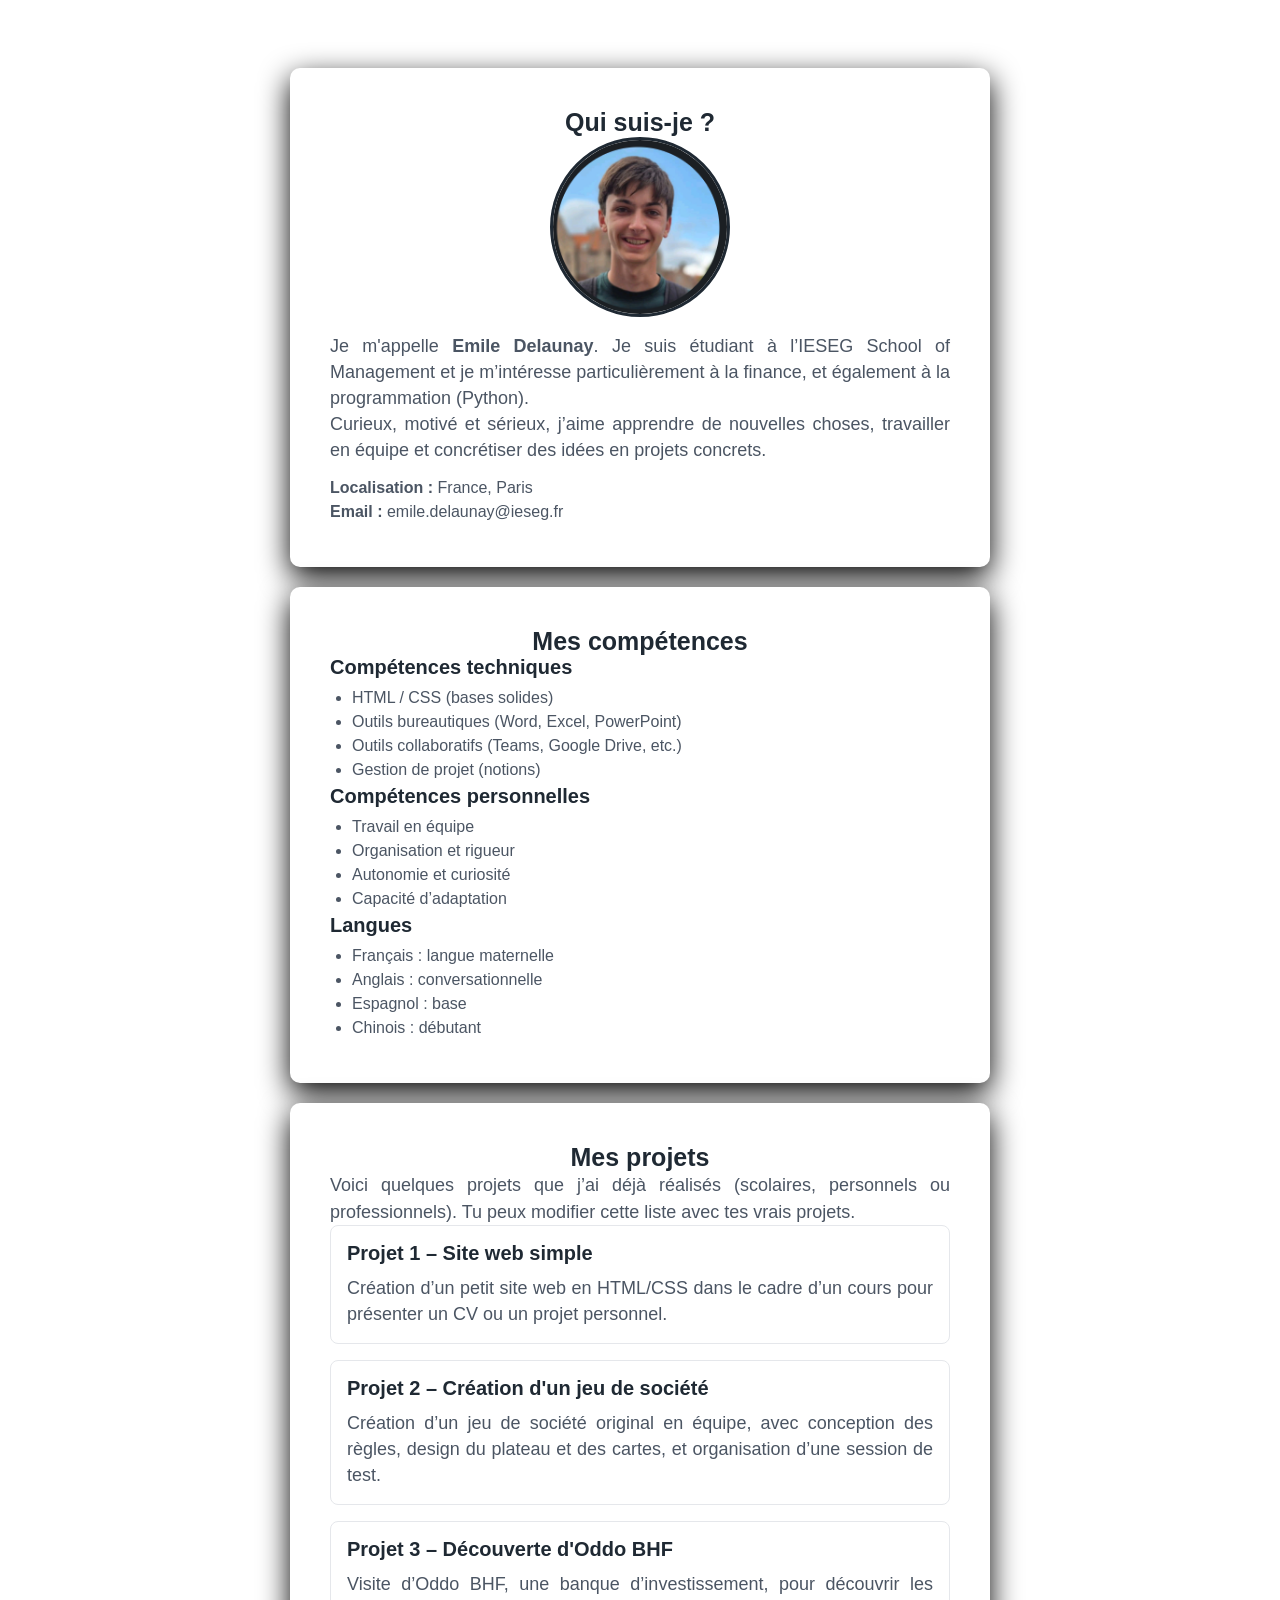
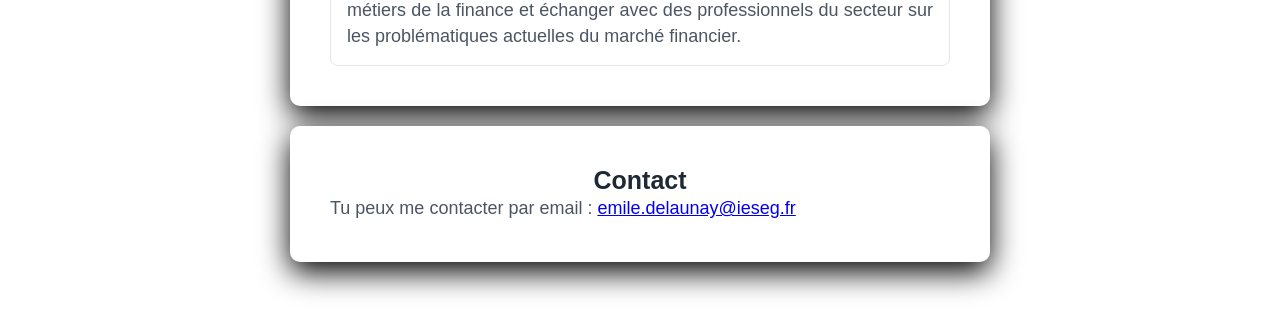
<file: Site web le wagon/index.html>
<!DOCTYPE html>
<html lang="fr">
  <head>
    <title>CV - Emile Delaunay</title>
    <meta charset="utf-8" />
    <meta name="description" content="CV - Emile Delaunay (IESEG) : présentation, compétences et projets." />
    <link rel="stylesheet" href="style-profile.css" />
  </head>
  <body class="total">
    <div class="container">
      <div class="paragraph" id="intro">
        <h1>Qui suis-je ?</h1>
        <img src="image/photo-emile.jpg" id="moi" alt="Photo de profil d'Emile Delaunay" />
        <p>
          Je m'appelle <strong>Emile Delaunay</strong>. Je suis étudiant à l’IESEG School of Management
          et je m’intéresse particulièrement à la finance, et également à la programmation (Python).
        </p>
        <p>
          Curieux, motivé et sérieux, j’aime apprendre de nouvelles choses, travailler en équipe et
          concrétiser des idées en projets concrets.
        </p>
        <ul class="info-list">
          <li><strong>Localisation :</strong> France, Paris</li>
          <li><strong>Email :</strong> emile.delaunay@ieseg.fr</li>
        </ul>
      </div>

      <div class="paragraph" id="metier">
        <h1>Mes compétences</h1>
        <div class="skills">
          <h2>Compétences techniques</h2>
          <ul>
            <li>HTML / CSS (bases solides)</li>
            <li>Outils bureautiques (Word, Excel, PowerPoint)</li>
            <li>Outils collaboratifs (Teams, Google Drive, etc.)</li>
            <li>Gestion de projet (notions)</li>
          </ul>

          <h2>Compétences personnelles</h2>
          <ul>
            <li>Travail en équipe</li>
            <li>Organisation et rigueur</li>
            <li>Autonomie et curiosité</li>
            <li>Capacité d’adaptation</li>
          </ul>

          <h2>Langues</h2>
          <ul>
            <li>Français : langue maternelle</li>
            <li>Anglais : conversationnelle</li>
            <li>Espagnol : base</li>
            <li>Chinois : débutant</li>
          </ul>
        </div>
      </div>

      <div class="paragraph" id="univem">
        <h1>Mes projets</h1>
        <p class="section-intro">
          Voici quelques projets que j’ai déjà réalisés (scolaires, personnels ou professionnels).
          Tu peux modifier cette liste avec tes vrais projets.
        </p>

        <div class="projects">
          <div class="project-card">
            <h2>Projet 1 – Site web simple</h2>
            <p>
              Création d’un petit site web en HTML/CSS dans le cadre d’un cours pour présenter un CV ou
              un projet personnel.
            </p>
          </div>

          <div class="project-card">
            <h2>Projet 2 – Création d'un jeu de société</h2>
            <p>
              Création d’un jeu de société original en équipe, avec conception des règles, design du plateau
              et des cartes, et organisation d’une session de test.
            </p>
          </div>

          <div class="project-card">
            <h2>Projet 3 – Découverte d'Oddo BHF</h2>
            <p>
              Visite d’Oddo BHF, une banque d’investissement, pour découvrir les métiers de la finance et
              échanger avec des professionnels du secteur sur les problématiques actuelles du marché financier.
            </p>
          </div>
        </div>
      </div>

      <div class="paragraph">
        <h1>Contact</h1>
        <p>
          Tu peux me contacter par email :
          <a href="mailto:emile.delaunay@ieseg.fr" target="_blank" rel="noopener noreferrer">emile.delaunay@ieseg.fr</a>
        </p>
      </div>
    </div>
  </body>
</html>
</file>
<file: Site web le wagon/style-profile.css>
* {
	box-sizing: border-box;
	margin: 0;
	padding: 0;
}

body {
	font-family: Arial, Helvetica, sans-serif;
	background-color: #f4f4f4;
	color: #222;
}

.total {
	background-color: transparent;
}

.total h1 {
	color: #1f2933;
	font-size: 25px;
	text-align: center;
}

.total p {
	color: #4b5563;
	font-size: 18px;
	line-height: 1.45;
}

.container {
	width: 700px;
	margin: 40px auto;
	background-color: white;
	padding: 8px 0;
}

@media (max-width: 500px) {
	.container {
		width: 400px;
	}
}

.paragraph {
	padding: 40px;
	box-shadow: 0px 10px 30px rgba(0, 0, 0, 1);
	border-radius: 10px;
	margin: 20px 0px;
	background-color: white;
	text-align: justify;
}

.info-list {
	list-style: none;
	margin-top: 16px;
}

.info-list li {
	margin-bottom: 6px;
	color: #4b5563;
}

#moi {
	width: 180px;
	height: 180px;
	display: block;
	margin-left: auto;
	margin-right: auto;
	border-radius: 50%;
	object-fit: cover;
	border: 3px solid #1f2933;
	margin-bottom: 16px;
}

.skills h2,
.projects h2 {
	color: #1f2933;
	font-size: 20px;
	margin-bottom: 10px;
}

.skills ul,
.projects ul {
	padding-left: 22px;
	margin-top: 8px;
}

.skills li,
.projects li {
	margin-bottom: 6px;
	color: #4b5563;
}

.projects {
	display: grid;
	gap: 16px;
}

.project-card {
	background-color: #ffffff;
	border: 1px solid #e5e7eb;
	border-radius: 8px;
	padding: 16px;
}

.site-footer {
	border-top: 1px solid #d1d5db;
	padding: 16px 0 20px;
	text-align: center;
	color: #4b5563;
	font-size: 0.85rem;
	background-color: #ffffff;
}
</file>
